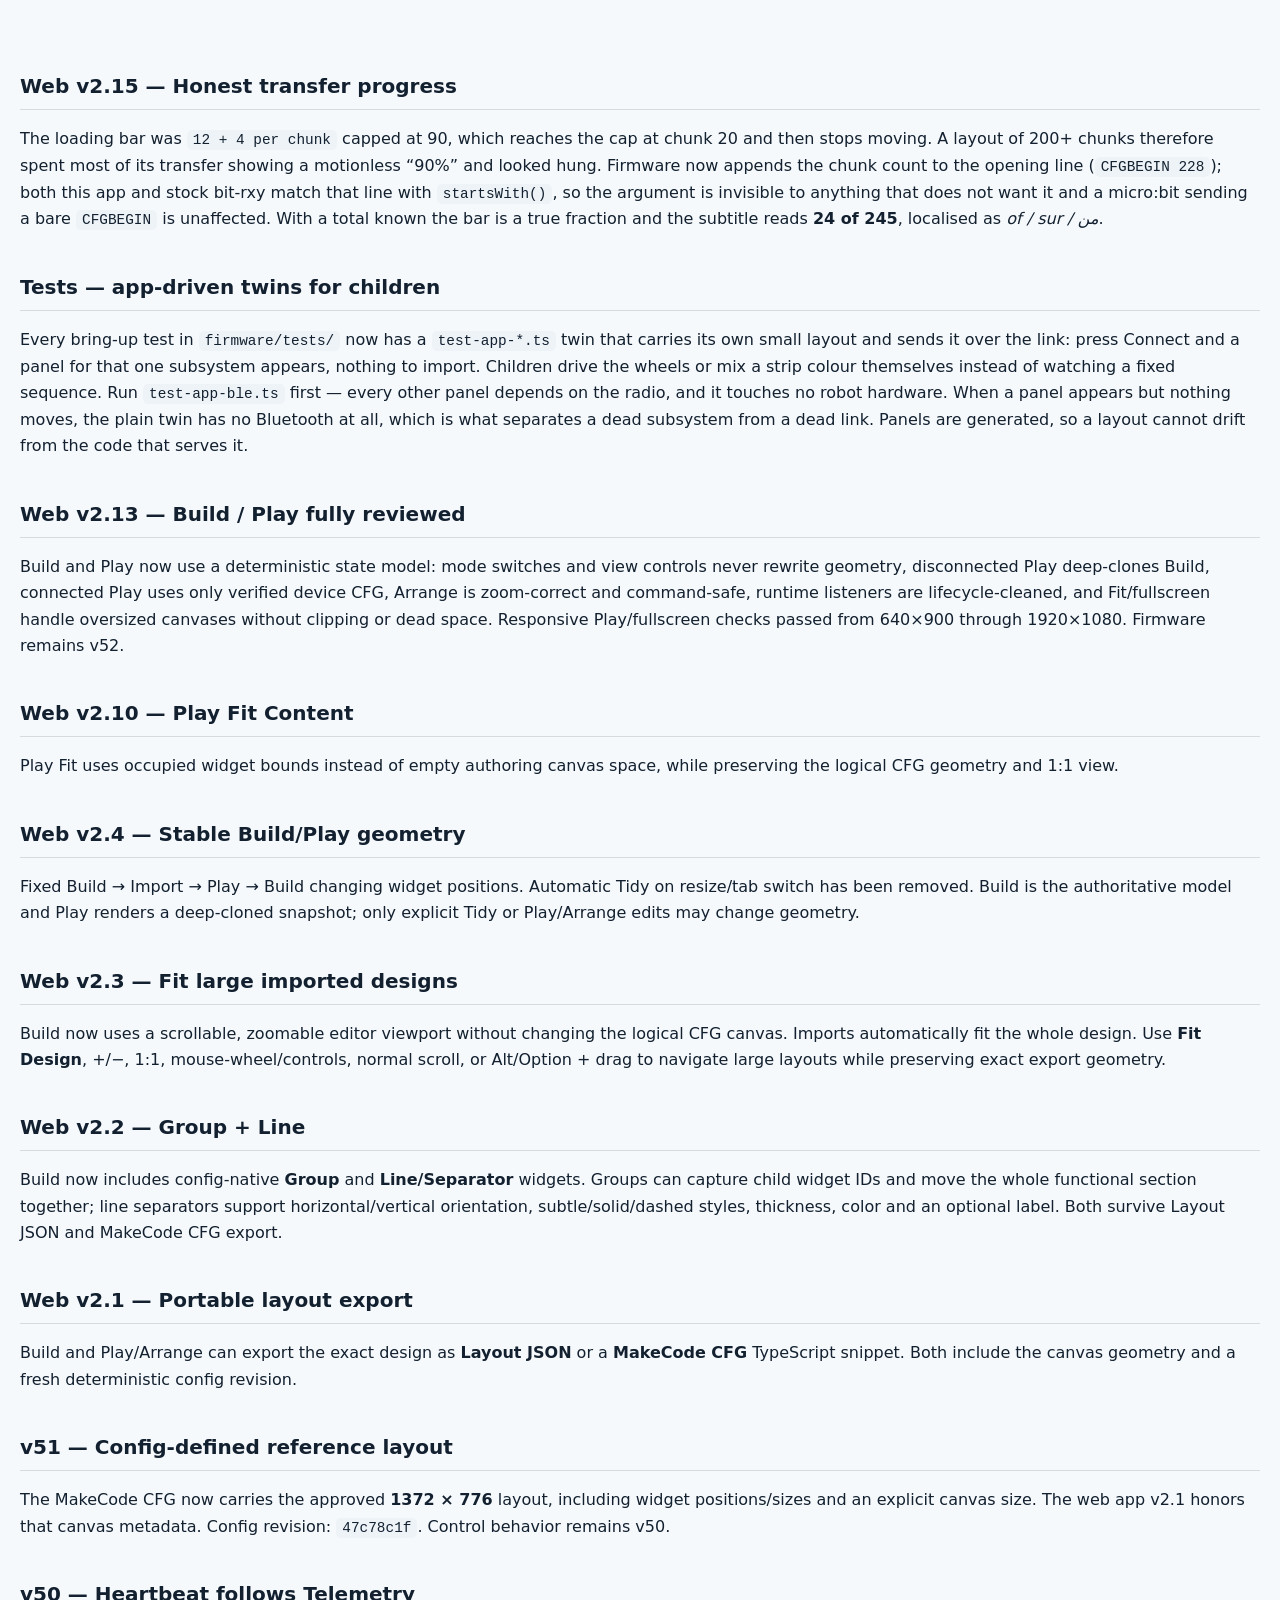
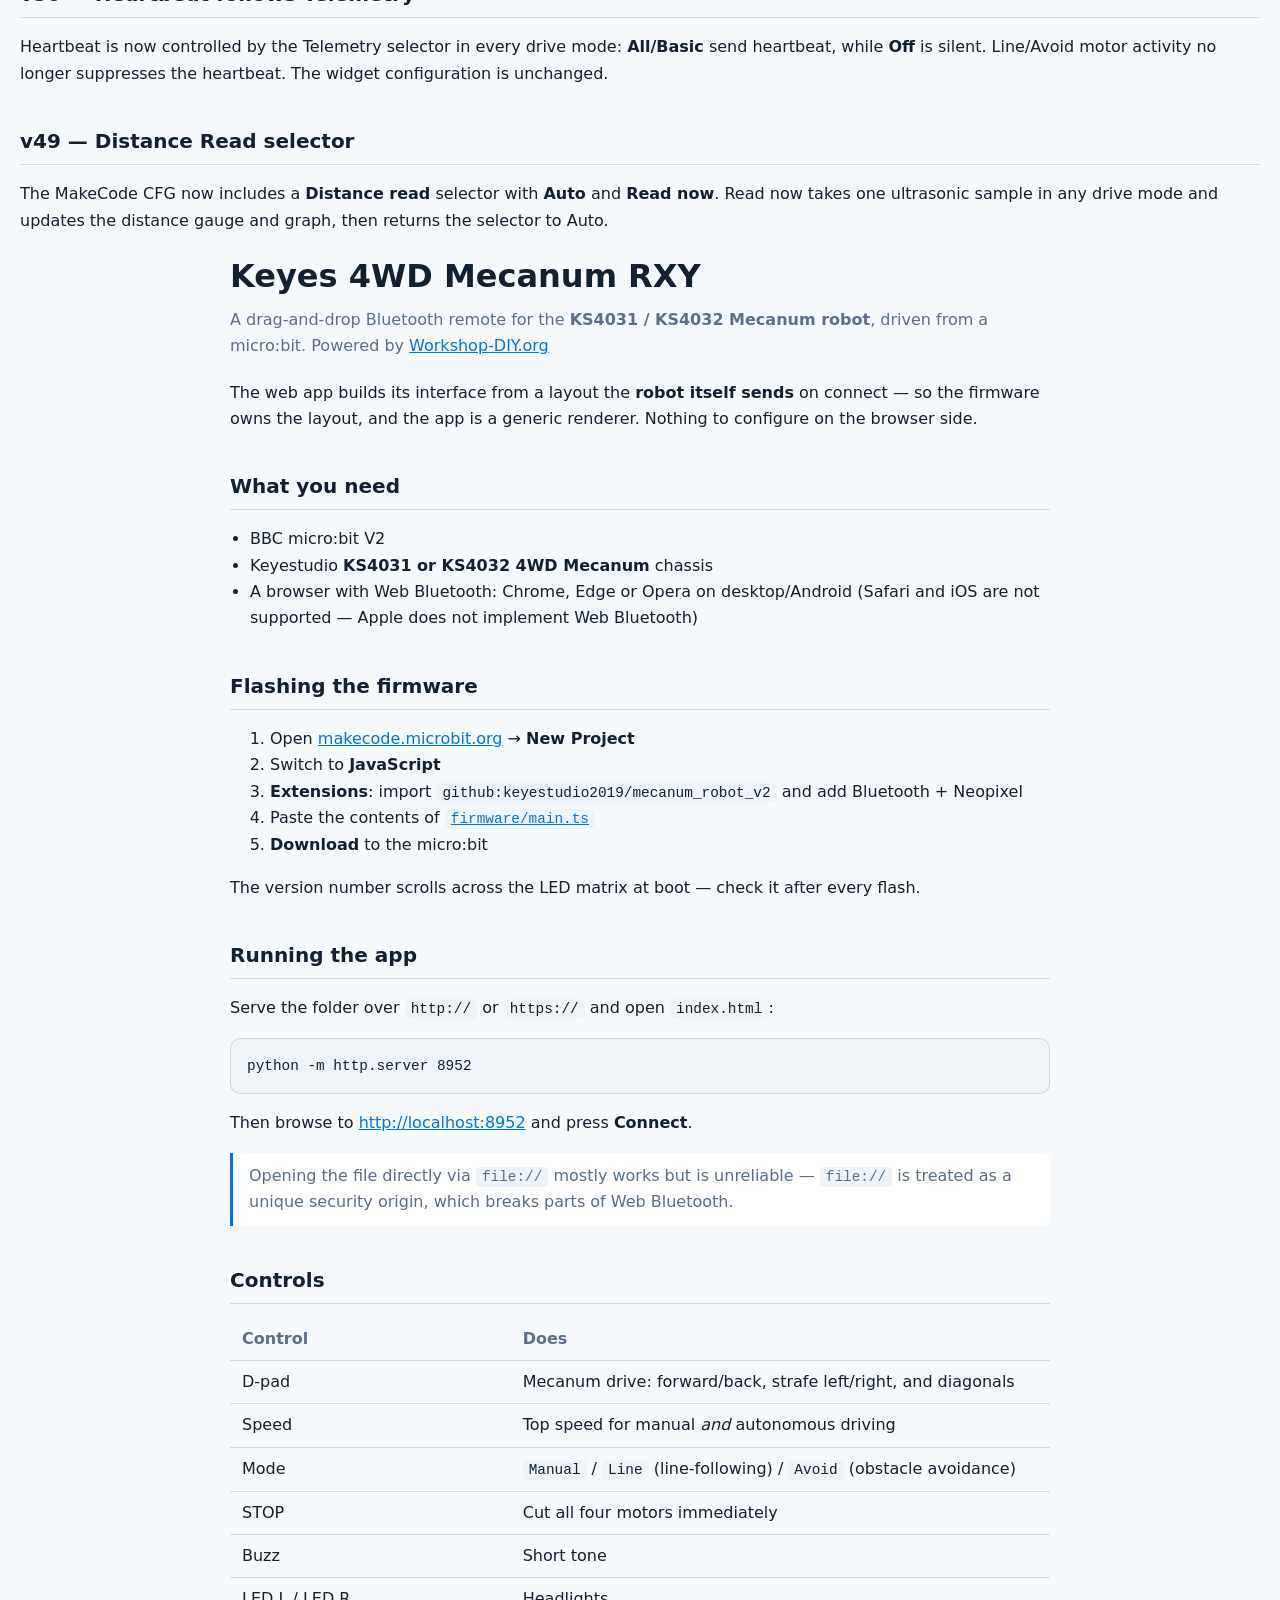
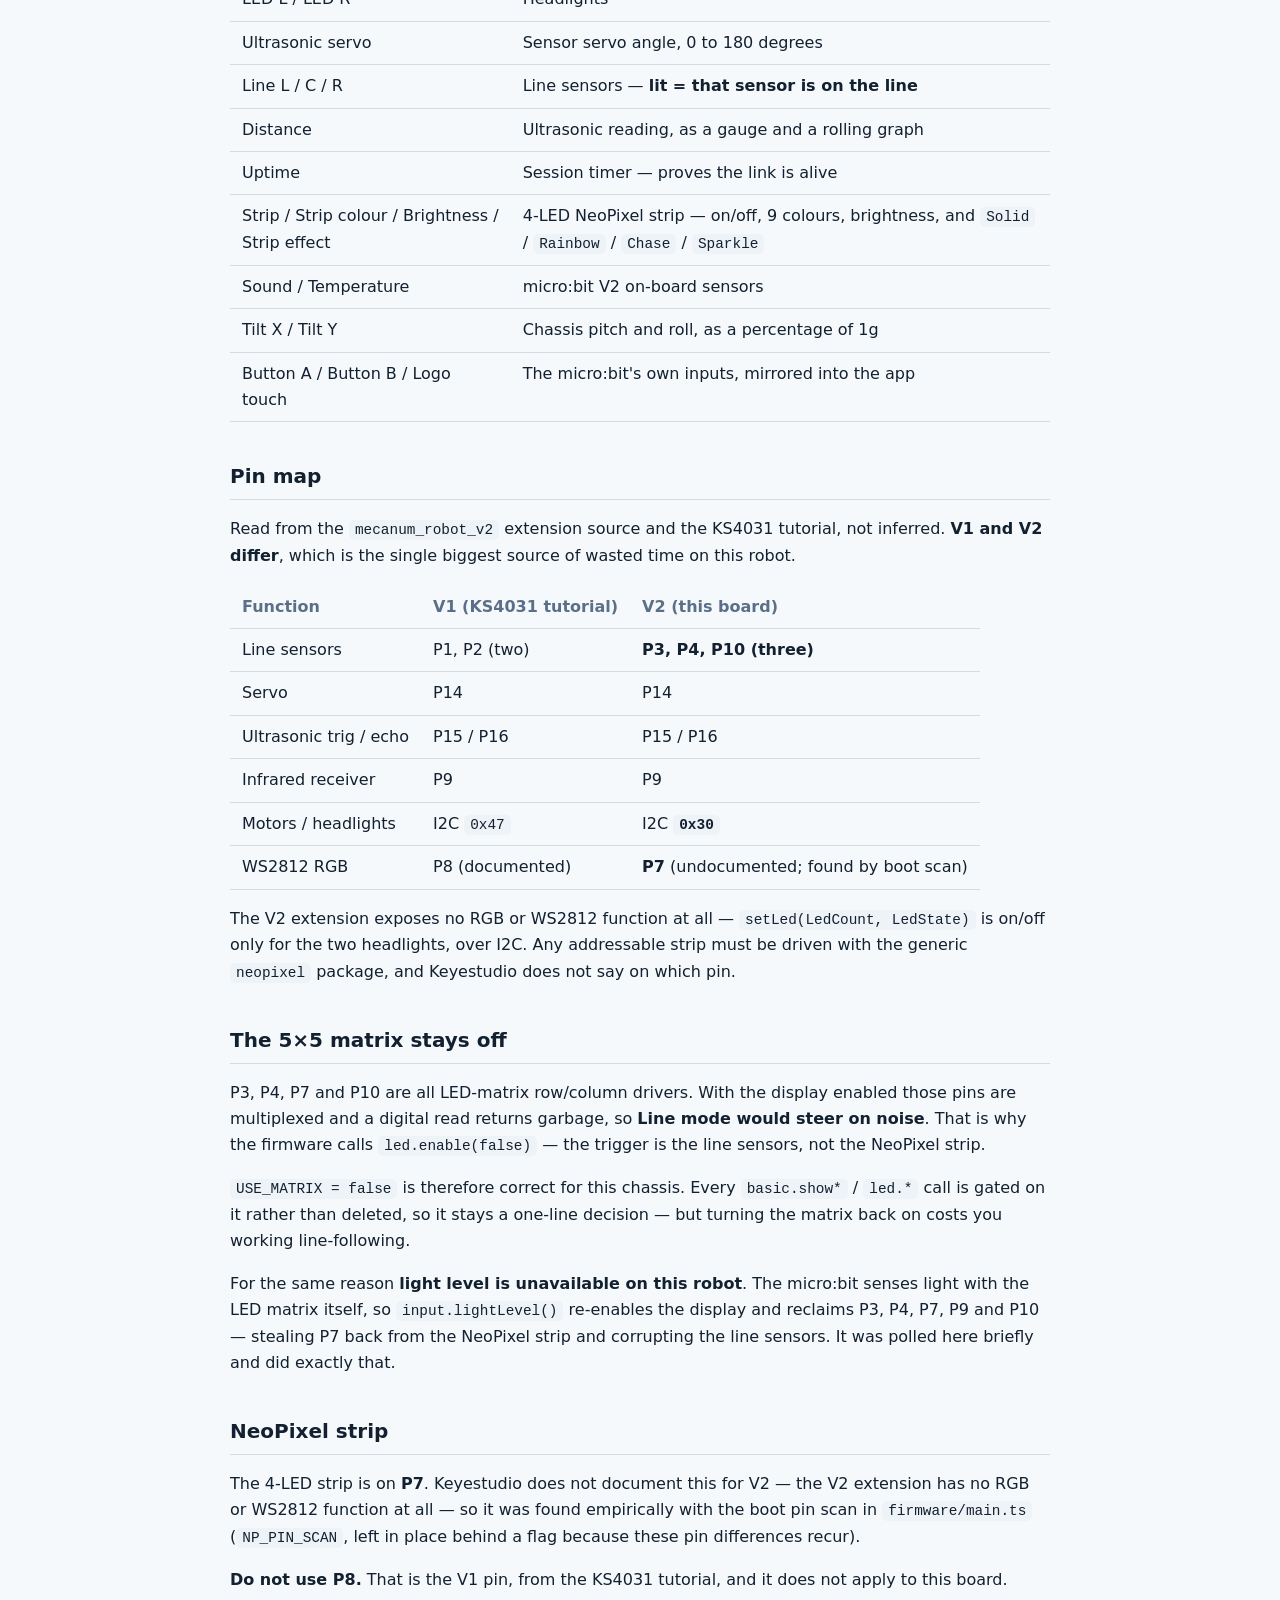
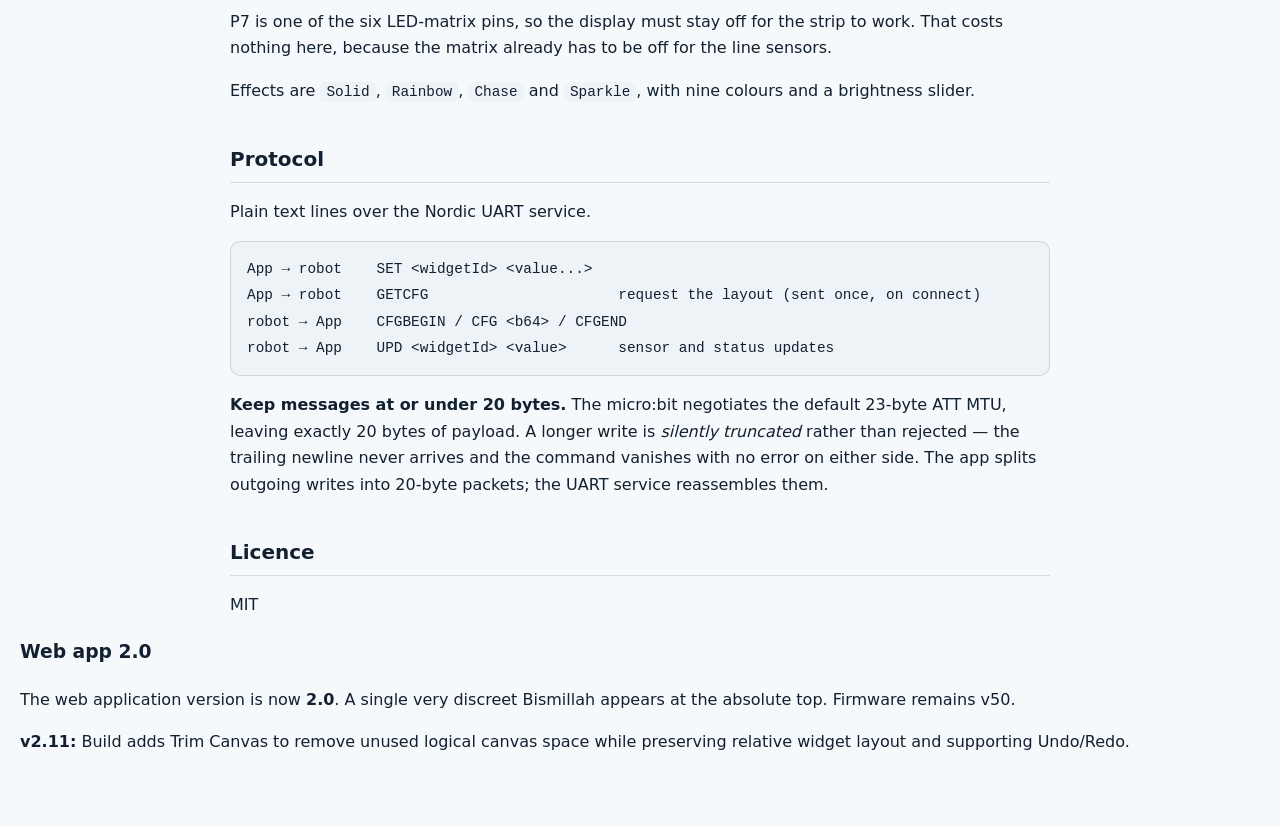
<file: README.html>
<!doctype html>
<html lang="en">
<head>
<meta charset="utf-8">
<meta name="viewport" content="width=device-width, initial-scale=1">
<title>Keyes 4WD Mecanum RXY - Bluetooth widget remote</title>
<style>
  :root{
    --bg:#0d1520; --panel:#152232; --ink:#e8f0fa; --muted:#93a8c4;
    --accent:#00d4ff; --line:rgba(255,255,255,.12); --code:#0a1119;
  }
  @media (prefers-color-scheme: light){
    :root{ --bg:#f6f9fc; --panel:#fff; --ink:#12202f; --muted:#5b6f88;
           --accent:#0077dd; --line:rgba(0,0,0,.12); --code:#eef3f8; }
  }
  *{box-sizing:border-box}
  body{margin:0;padding:32px 20px 64px;background:var(--bg);color:var(--ink);
       font:16px/1.65 system-ui,-apple-system,"Segoe UI",Roboto,sans-serif}
  .wrap{max-width:820px;margin:0 auto}
  h1{font-size:2rem;margin:0 0 4px}
  h2{font-size:1.25rem;margin:38px 0 10px;padding-bottom:6px;border-bottom:1px solid var(--line)}
  .tag{color:var(--muted);margin:0 0 20px}
  .tag a{color:var(--accent)}
  a{color:var(--accent)}
  table{width:100%;border-collapse:collapse;margin:14px 0;display:block;overflow-x:auto}
  th,td{padding:8px 12px;border-bottom:1px solid var(--line);text-align:left;vertical-align:top}
  th{color:var(--muted);font-weight:600;white-space:nowrap}
  code{background:var(--code);padding:2px 6px;border-radius:5px;font-size:.9em}
  pre{background:var(--code);padding:14px 16px;border-radius:10px;overflow-x:auto;
      border:1px solid var(--line)}
  pre code{background:none;padding:0}
  blockquote{margin:14px 0;padding:10px 16px;border-left:3px solid var(--accent);
             background:var(--panel);color:var(--muted);border-radius:0 8px 8px 0}
  .glyph{font-size:1.1em}
  ul{padding-left:20px}
</style>
</head>
<body><section><h2>Web v2.15 &mdash; Honest transfer progress</h2><p>The loading bar was <code>12 + 4 per chunk</code> capped at 90, which reaches the cap at chunk 20 and then stops moving. A layout of 200+ chunks therefore spent most of its transfer showing a motionless &ldquo;90%&rdquo; and looked hung. Firmware now appends the chunk count to the opening line (<code>CFGBEGIN 228</code>); both this app and stock bit-rxy match that line with <code>startsWith()</code>, so the argument is invisible to anything that does not want it and a micro:bit sending a bare <code>CFGBEGIN</code> is unaffected. With a total known the bar is a true fraction and the subtitle reads <strong>24 of 245</strong>, localised as <em>of / sur / من</em>.</p></section><section><h2>Tests &mdash; app-driven twins for children</h2><p>Every bring-up test in <code>firmware/tests/</code> now has a <code>test-app-*.ts</code> twin that carries its own small layout and sends it over the link: press Connect and a panel for that one subsystem appears, nothing to import. Children drive the wheels or mix a strip colour themselves instead of watching a fixed sequence. Run <code>test-app-ble.ts</code> first &mdash; every other panel depends on the radio, and it touches no robot hardware. When a panel appears but nothing moves, the plain twin has no Bluetooth at all, which is what separates a dead subsystem from a dead link. Panels are generated, so a layout cannot drift from the code that serves it.</p></section><section><h2>Web v2.13 — Build / Play fully reviewed</h2><p>Build and Play now use a deterministic state model: mode switches and view controls never rewrite geometry, disconnected Play deep-clones Build, connected Play uses only verified device CFG, Arrange is zoom-correct and command-safe, runtime listeners are lifecycle-cleaned, and Fit/fullscreen handle oversized canvases without clipping or dead space. Responsive Play/fullscreen checks passed from 640×900 through 1920×1080. Firmware remains v52.</p></section><section><h2>Web v2.10 — Play Fit Content</h2><p>Play Fit uses occupied widget bounds instead of empty authoring canvas space, while preserving the logical CFG geometry and 1:1 view.</p></section><section><h2>Web v2.4 — Stable Build/Play geometry</h2><p>Fixed Build → Import → Play → Build changing widget positions. Automatic Tidy on resize/tab switch has been removed. Build is the authoritative model and Play renders a deep-cloned snapshot; only explicit Tidy or Play/Arrange edits may change geometry.</p></section><section><h2>Web v2.3 — Fit large imported designs</h2><p>Build now uses a scrollable, zoomable editor viewport without changing the logical CFG canvas. Imports automatically fit the whole design. Use <strong>Fit Design</strong>, +/−, 1:1, mouse-wheel/controls, normal scroll, or Alt/Option + drag to navigate large layouts while preserving exact export geometry.</p></section><section><h2>Web v2.2 — Group + Line</h2><p>Build now includes config-native <strong>Group</strong> and <strong>Line/Separator</strong> widgets. Groups can capture child widget IDs and move the whole functional section together; line separators support horizontal/vertical orientation, subtle/solid/dashed styles, thickness, color and an optional label. Both survive Layout JSON and MakeCode CFG export.</p></section><section><h2>Web v2.1 — Portable layout export</h2><p>Build and Play/Arrange can export the exact design as <strong>Layout JSON</strong> or a <strong>MakeCode CFG</strong> TypeScript snippet. Both include the canvas geometry and a fresh deterministic config revision.</p></section><section><h2>v51 — Config-defined reference layout</h2><p>The MakeCode CFG now carries the approved <strong>1372 × 776</strong> layout, including widget positions/sizes and an explicit canvas size. The web app v2.1 honors that canvas metadata. Config revision: <code>47c78c1f</code>. Control behavior remains v50.</p></section><section><h2>v50 — Heartbeat follows Telemetry</h2><p>Heartbeat is now controlled by the Telemetry selector in every drive mode: <strong>All/Basic</strong> send heartbeat, while <strong>Off</strong> is silent. Line/Avoid motor activity no longer suppresses the heartbeat. The widget configuration is unchanged.</p></section><section><h2>v49 — Distance Read selector</h2><p>The MakeCode CFG now includes a <strong>Distance read</strong> selector with <strong>Auto</strong> and <strong>Read now</strong>. Read now takes one ultrasonic sample in any drive mode and updates the distance gauge and graph, then returns the selector to Auto.</p></section>
<div class="wrap">

<h1>Keyes 4WD Mecanum RXY</h1>
<p class="tag">A drag-and-drop Bluetooth remote for the <strong>KS4031 / KS4032 Mecanum robot</strong>,
driven from a micro:bit. Powered by <a href="https://workshop-diy.org">Workshop-DIY.org</a></p>

<p>The web app builds its interface from a layout the <strong>robot itself sends</strong> on
connect — so the firmware owns the layout, and the app is a generic renderer. Nothing to
configure on the browser side.</p>

<h2>What you need</h2>
<ul>
  <li>BBC micro:bit V2</li>
  <li>Keyestudio <strong>KS4031 or KS4032 4WD Mecanum</strong> chassis</li>
  <li>A browser with Web Bluetooth: Chrome, Edge or Opera on desktop/Android
      (Safari and iOS are not supported — Apple does not implement Web Bluetooth)</li>
</ul>

<h2>Flashing the firmware</h2>
<ol>
  <li>Open <a href="https://makecode.microbit.org">makecode.microbit.org</a> → <strong>New Project</strong></li>
  <li>Switch to <strong>JavaScript</strong></li>
  <li><strong>Extensions</strong>: import <code>github:keyestudio2019/mecanum_robot_v2</code> and add Bluetooth + Neopixel</li>
  <li>Paste the contents of <a href="firmware/main.ts"><code>firmware/main.ts</code></a></li>
  <li><strong>Download</strong> to the micro:bit</li>
</ol>
<p>The version number scrolls across the LED matrix at boot — check it after every flash.</p>

<h2>Running the app</h2>
<p>Serve the folder over <code>http://</code> or <code>https://</code> and open <code>index.html</code>:</p>
<pre><code>python -m http.server 8952</code></pre>
<p>Then browse to <a href="http://localhost:8952">http://localhost:8952</a> and press <strong>Connect</strong>.</p>
<blockquote>Opening the file directly via <code>file://</code> mostly works but is unreliable —
<code>file://</code> is treated as a unique security origin, which breaks parts of Web Bluetooth.</blockquote>

<h2>Controls</h2>
<table>
  <tr><th>Control</th><th>Does</th></tr>
  <tr><td>D-pad</td><td>Mecanum drive: forward/back, strafe left/right, and diagonals</td></tr>
  <tr><td>Speed</td><td>Top speed for manual <em>and</em> autonomous driving</td></tr>
  <tr><td>Mode</td><td><code>Manual</code> / <code>Line</code> (line-following) / <code>Avoid</code> (obstacle avoidance)</td></tr>
  <tr><td>STOP</td><td>Cut all four motors immediately</td></tr>
  <tr><td>Buzz</td><td>Short tone</td></tr>
  <tr><td>LED L / LED R</td><td>Headlights</td></tr>
  <tr><td>Ultrasonic servo</td><td>Sensor servo angle, 0 to 180 degrees</td></tr>
  <tr><td>Line L / C / R</td><td>Line sensors — <strong>lit = that sensor is on the line</strong></td></tr>
  <tr><td>Distance</td><td>Ultrasonic reading, as a gauge and a rolling graph</td></tr>
  <tr><td>Uptime</td><td>Session timer — proves the link is alive</td></tr>
  <tr><td>Strip / Strip colour / Brightness / Strip effect</td><td>4-LED NeoPixel strip — on/off, 9 colours, brightness, and <code>Solid</code> / <code>Rainbow</code> / <code>Chase</code> / <code>Sparkle</code></td></tr>
  <tr><td>Sound / Temperature</td><td>micro:bit V2 on-board sensors</td></tr>
  <tr><td>Tilt X / Tilt Y</td><td>Chassis pitch and roll, as a percentage of 1g</td></tr>
  <tr><td>Button A / Button B / Logo touch</td><td>The micro:bit's own inputs, mirrored into the app</td></tr>
</table>

<h2>Pin map</h2>
<p>Read from the <code>mecanum_robot_v2</code> extension source and the KS4031 tutorial, not
inferred. <strong>V1 and V2 differ</strong>, which is the single biggest source of wasted time on
this robot.</p>
<div class="scroll">
<table>
  <tr><th>Function</th><th>V1 (KS4031 tutorial)</th><th>V2 (this board)</th></tr>
  <tr><td>Line sensors</td><td>P1, P2 (two)</td><td><strong>P3, P4, P10 (three)</strong></td></tr>
  <tr><td>Servo</td><td>P14</td><td>P14</td></tr>
  <tr><td>Ultrasonic trig / echo</td><td>P15 / P16</td><td>P15 / P16</td></tr>
  <tr><td>Infrared receiver</td><td>P9</td><td>P9</td></tr>
  <tr><td>Motors / headlights</td><td>I2C <code>0x47</code></td><td>I2C <strong><code>0x30</code></strong></td></tr>
  <tr><td>WS2812 RGB</td><td>P8 (documented)</td><td><strong>P7</strong> (undocumented; found by boot scan)</td></tr>
</table>
</div>
<p>The V2 extension exposes no RGB or WS2812 function at all &mdash;
<code>setLed(LedCount, LedState)</code> is on/off only for the two headlights, over I2C. Any
addressable strip must be driven with the generic <code>neopixel</code> package, and Keyestudio does
not say on which pin.</p>

<h2>The 5&times;5 matrix stays off</h2>
<p>P3, P4, P7 and P10 are all LED-matrix row/column drivers. With the display enabled those pins are
multiplexed and a digital read returns garbage, so <strong>Line mode would steer on noise</strong>.
That is why the firmware calls <code>led.enable(false)</code> &mdash; the trigger is the line
sensors, not the NeoPixel strip.</p>
<p><code>USE_MATRIX = false</code> is therefore correct for this chassis. Every
<code>basic.show*</code> / <code>led.*</code> call is gated on it rather than deleted, so it stays a
one-line decision &mdash; but turning the matrix back on costs you working line-following.</p>
<p>For the same reason <strong>light level is unavailable on this robot</strong>. The micro:bit
senses light with the LED matrix itself, so <code>input.lightLevel()</code> re-enables the display
and reclaims P3, P4, P7, P9 and P10 &mdash; stealing P7 back from the NeoPixel strip and corrupting
the line sensors. It was polled here briefly and did exactly that.</p>

<h2>NeoPixel strip</h2>
<p>The 4-LED strip is on <strong>P7</strong>. Keyestudio does not document this for V2 &mdash; the
V2 extension has no RGB or WS2812 function at all &mdash; so it was found empirically with the boot
pin scan in <code>firmware/main.ts</code> (<code>NP_PIN_SCAN</code>, left in place behind a flag
because these pin differences recur).</p>
<p><strong>Do not use P8.</strong> That is the V1 pin, from the KS4031 tutorial, and it does not
apply to this board.</p>
<p>P7 is one of the six LED-matrix pins, so the display must stay off for the strip to work. That
costs nothing here, because the matrix already has to be off for the line sensors.</p>
<p>Effects are <code>Solid</code>, <code>Rainbow</code>, <code>Chase</code> and
<code>Sparkle</code>, with nine colours and a brightness slider.</p>

<h2>Protocol</h2>
<p>Plain text lines over the Nordic UART service.</p>
<pre><code>App → robot    SET &lt;widgetId&gt; &lt;value...&gt;
App → robot    GETCFG                      request the layout (sent once, on connect)
robot → App    CFGBEGIN / CFG &lt;b64&gt; / CFGEND
robot → App    UPD &lt;widgetId&gt; &lt;value&gt;      sensor and status updates</code></pre>
<p><strong>Keep messages at or under 20 bytes.</strong> The micro:bit negotiates the default
23-byte ATT MTU, leaving exactly 20 bytes of payload. A longer write is <em>silently
truncated</em> rather than rejected — the trailing newline never arrives and the command
vanishes with no error on either side. The app splits outgoing writes into 20-byte packets;
the UART service reassembles them.</p>

<h2>Licence</h2>
<p>MIT</p>

</div>

<section><h3>Web app 2.0</h3><p>The web application version is now <strong>2.0</strong>. A single very discreet Bismillah appears at the absolute top. Firmware remains v50.</p></section>
<p><strong>v2.11:</strong> Build adds Trim Canvas to remove unused logical canvas space while preserving relative widget layout and supporting Undo/Redo.</p>
</body>
</html>
</file>
